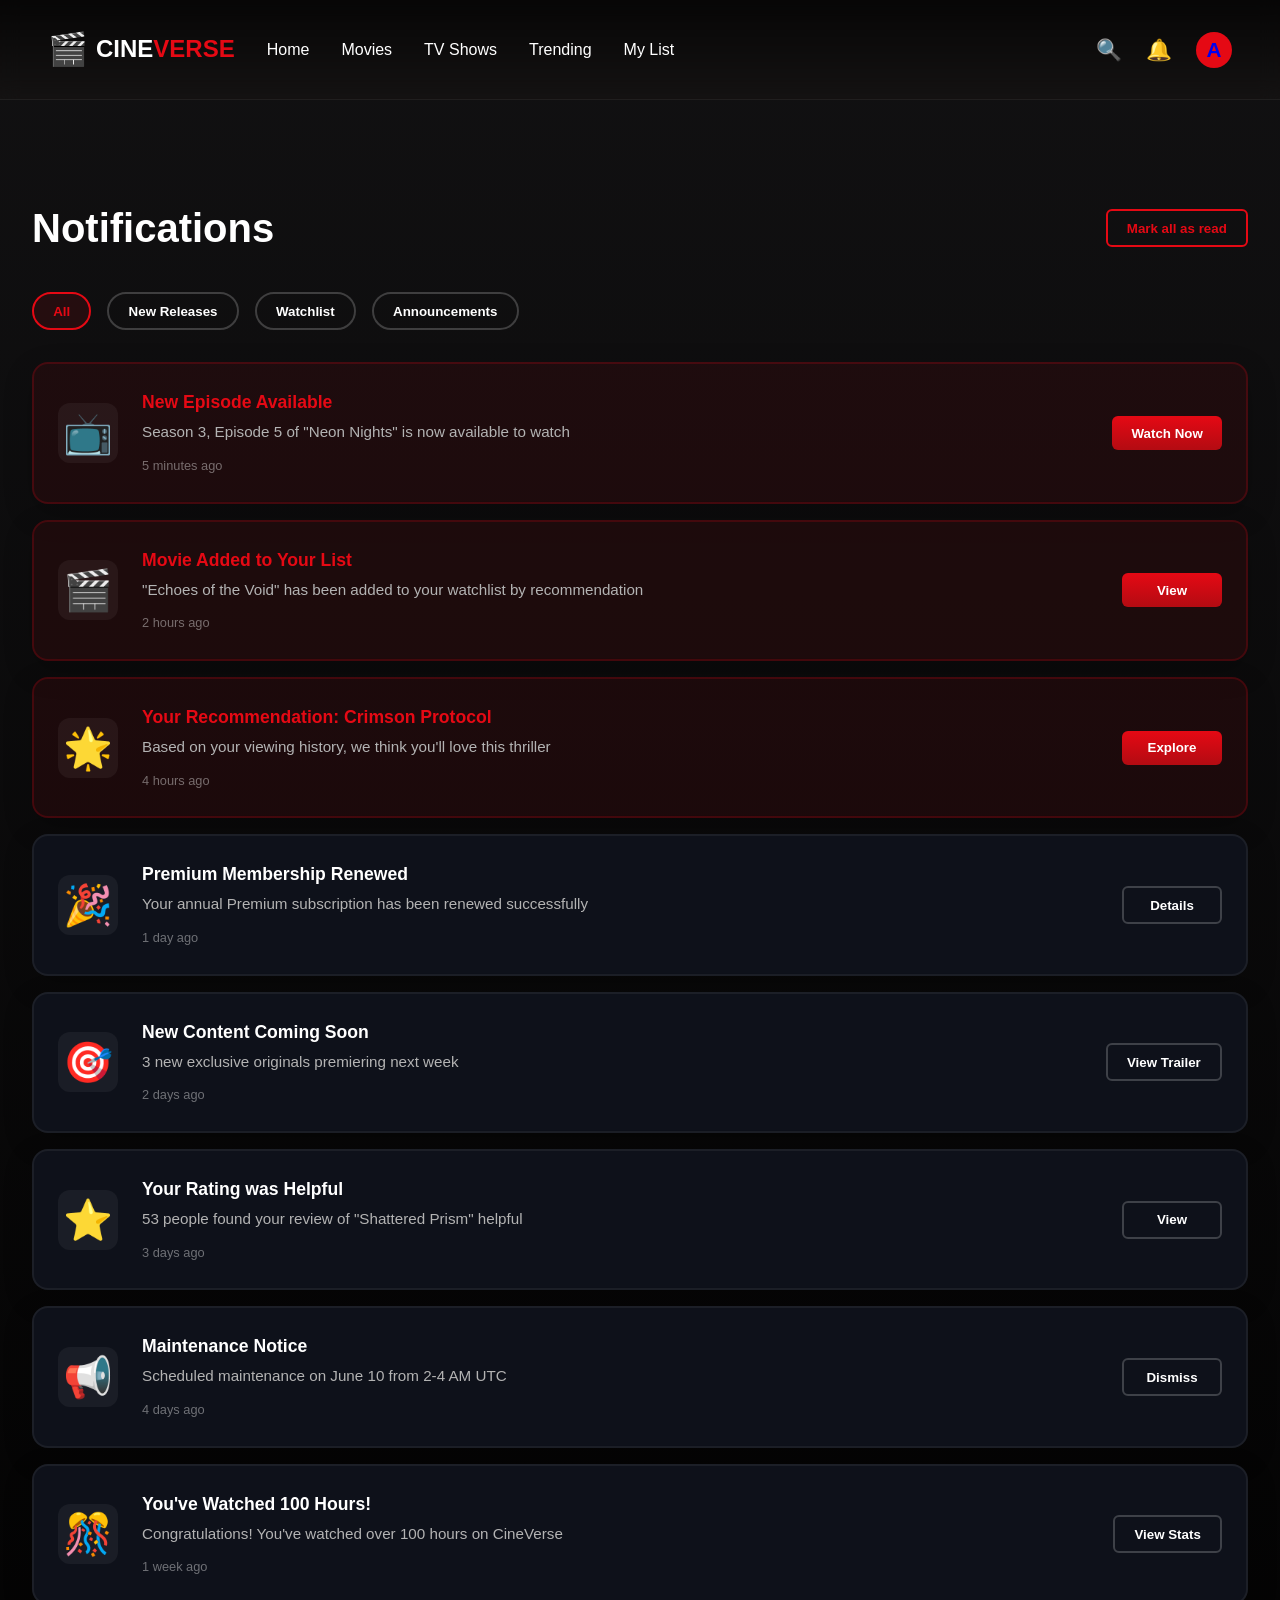
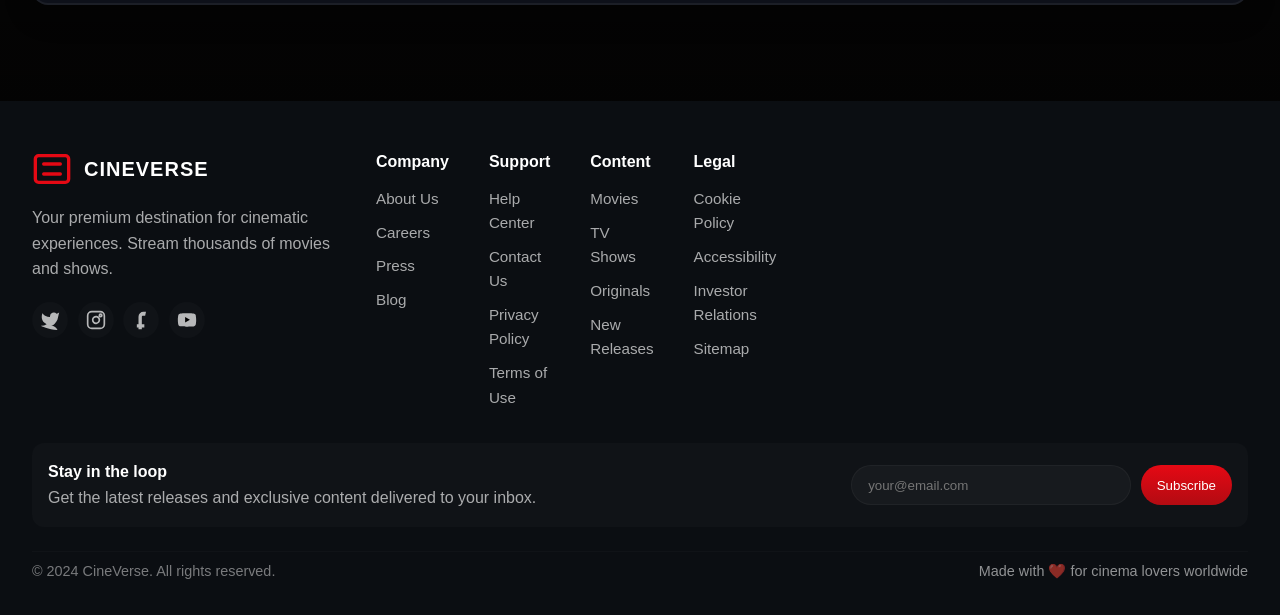
<file: notifications.html>
<!DOCTYPE html>
<html lang="en">
<head>
    <meta charset="UTF-8">
    <meta name="viewport" content="width=device-width, initial-scale=1.0">
    <title>CineVerse - Notifications</title>
    <link rel="stylesheet" href="index.css">
</head>
<body>
    <!-- Navigation Bar -->
    <nav class="navbar">
        <div class="nav-container">
            <!-- Logo -->
            <div class="nav-logo">
                <span class="logo-icon">🎬</span>
                <span class="logo-text">CINE<span class="logo-accent">VERSE</span></span>
            </div>

            <!-- Hamburger Menu -->
            <div class="hamburger" id="hamburger">
                <span></span>
                <span></span>
                <span></span>
            </div>

            <!-- Navigation Links -->
            <ul class="nav-menu" id="navMenu">
                <li><a href="index.html#home" class="nav-link">Home</a></li>
                <li><a href="movie.html" class="nav-link">Movies</a></li>
                <li><a href="tv.html" class="nav-link">TV Shows</a></li>
                <li><a href="trending.html" class="nav-link">Trending</a></li>
                <li><a href="mylist.html" class="nav-link">My List</a></li>
            </ul>

            <!-- Right Side Icons -->
            <div class="nav-icons">
                <a href="search.html" class="icon-link search-icon">🔍</a>
                <a href="notifications.html" class="icon-link">🔔</a>
                <a href="profile.html" class="icon-link profile">
                    <span class="profile-avatar">A</span>
                </a>
            </div>
        </div>
    </nav>

    <!-- Notifications Section -->
    <section class="notifications-section" id="notifications">
        <div class="section-inner">
            <div class="notifications-header">
                <h1>Notifications</h1>
                <button class="mark-all-btn">Mark all as read</button>
            </div>

            <div class="notifications-filters">
                <button class="filter-btn active" data-filter="all">All</button>
                <button class="filter-btn" data-filter="releases">New Releases</button>
                <button class="filter-btn" data-filter="watchlist">Watchlist</button>
                <button class="filter-btn" data-filter="announcements">Announcements</button>
            </div>

            <div class="notifications-list">
                <!-- Notification Item - Unread -->
                <div class="notification-item unread">
                    <div class="notification-avatar">📺</div>
                    <div class="notification-content">
                        <h3 class="notification-title">New Episode Available</h3>
                        <p class="notification-message">Season 3, Episode 5 of "Neon Nights" is now available to watch</p>
                        <span class="notification-time">5 minutes ago</span>
                    </div>
                    <button class="notification-action">Watch Now</button>
                </div>

                <!-- Notification Item - Unread -->
                <div class="notification-item unread">
                    <div class="notification-avatar">🎬</div>
                    <div class="notification-content">
                        <h3 class="notification-title">Movie Added to Your List</h3>
                        <p class="notification-message">"Echoes of the Void" has been added to your watchlist by recommendation</p>
                        <span class="notification-time">2 hours ago</span>
                    </div>
                    <button class="notification-action">View</button>
                </div>

                <!-- Notification Item - Unread -->
                <div class="notification-item unread">
                    <div class="notification-avatar">🌟</div>
                    <div class="notification-content">
                        <h3 class="notification-title">Your Recommendation: Crimson Protocol</h3>
                        <p class="notification-message">Based on your viewing history, we think you'll love this thriller</p>
                        <span class="notification-time">4 hours ago</span>
                    </div>
                    <button class="notification-action">Explore</button>
                </div>

                <!-- Notification Item - Read -->
                <div class="notification-item read">
                    <div class="notification-avatar">🎉</div>
                    <div class="notification-content">
                        <h3 class="notification-title">Premium Membership Renewed</h3>
                        <p class="notification-message">Your annual Premium subscription has been renewed successfully</p>
                        <span class="notification-time">1 day ago</span>
                    </div>
                    <button class="notification-action">Details</button>
                </div>

                <!-- Notification Item - Read -->
                <div class="notification-item read">
                    <div class="notification-avatar">🎯</div>
                    <div class="notification-content">
                        <h3 class="notification-title">New Content Coming Soon</h3>
                        <p class="notification-message">3 new exclusive originals premiering next week</p>
                        <span class="notification-time">2 days ago</span>
                    </div>
                    <button class="notification-action">View Trailer</button>
                </div>

                <!-- Notification Item - Read -->
                <div class="notification-item read">
                    <div class="notification-avatar">⭐</div>
                    <div class="notification-content">
                        <h3 class="notification-title">Your Rating was Helpful</h3>
                        <p class="notification-message">53 people found your review of "Shattered Prism" helpful</p>
                        <span class="notification-time">3 days ago</span>
                    </div>
                    <button class="notification-action">View</button>
                </div>

                <!-- Notification Item - Read -->
                <div class="notification-item read">
                    <div class="notification-avatar">📢</div>
                    <div class="notification-content">
                        <h3 class="notification-title">Maintenance Notice</h3>
                        <p class="notification-message">Scheduled maintenance on June 10 from 2-4 AM UTC</p>
                        <span class="notification-time">4 days ago</span>
                    </div>
                    <button class="notification-action">Dismiss</button>
                </div>

                <!-- Notification Item - Read -->
                <div class="notification-item read">
                    <div class="notification-avatar">🎊</div>
                    <div class="notification-content">
                        <h3 class="notification-title">You've Watched 100 Hours!</h3>
                        <p class="notification-message">Congratulations! You've watched over 100 hours on CineVerse</p>
                        <span class="notification-time">1 week ago</span>
                    </div>
                    <button class="notification-action">View Stats</button>
                </div>
            </div>
        </div>
    </section>

    <footer class="site-footer">
        <div class="footer-inner">
            <div class="footer-top">
                <div class="footer-brand">
                    <div class="footer-brand-header">
                        <svg class="brand-icon" viewBox="0 0 24 24" fill="none" xmlns="http://www.w3.org/2000/svg">
                            <rect x="2" y="4" width="20" height="16" rx="2" stroke="currentColor" stroke-width="2"/>
                            <path d="M7 9h10M7 15h10" stroke="currentColor" stroke-width="2" stroke-linecap="round"/>
                        </svg>
                        <span class="brand-name">CINEVERSE</span>
                    </div>
                    <p>Your premium destination for cinematic experiences. Stream thousands of movies and shows.</p>
                    <div class="social-icons">
                        <a href="#" aria-label="Twitter">
                            <svg viewBox="0 0 24 24" fill="currentColor">
                                <path d="M23 3a10.9 10.9 0 01-3.14 1.53 4.48 4.48 0 00-7.86 3v1A10.66 10.66 0 013 4s-4 9 5 13a11.64 11.64 0 01-7 2s9 5 20 5a9.5 9.5 0 00-9-5.5c4.75 2.25 9-7 9-7"/>
                            </svg>
                        </a>
                        <a href="#" aria-label="Instagram">
                            <svg viewBox="0 0 24 24" fill="none" stroke="currentColor" stroke-width="2">
                                <rect x="2" y="2" width="20" height="20" rx="5" ry="5"/>
                                <path d="M16 11.37A4 4 0 1112.63 8 4 4 0 0116 11.37z"/>
                                <circle cx="17.5" cy="6.5" r="1.5"/>
                            </svg>
                        </a>
                        <a href="#" aria-label="Facebook">
                            <svg viewBox="0 0 24 24" fill="currentColor">
                                <path d="M18 2h-3a6 6 0 00-6 6v9h-2v4h2v2h4v-2h3v-4h-3V8a1 1 0 011-1h3z"/>
                            </svg>
                        </a>
                        <a href="#" aria-label="YouTube">
                            <svg viewBox="0 0 24 24" fill="currentColor">
                                <path d="M22.54 6.42a2.78 2.78 0 00-1.94-2C18.88 4 12 4 12 4s-6.88 0-8.6.46a2.78 2.78 0 00-1.94 2A29 29 0 001 11.75a29 29 0 00.46 5.33A2.78 2.78 0 003.4 19.54c1.72.46 8.6.46 8.6.46s6.88 0 8.6-.46a2.78 2.78 0 001.94-2 29 29 0 00.46-5.25 29 29 0 00-.46-5.33z"/>
                                <polygon points="9.75 15.02 15.5 11.75 9.75 8.48 9.75 15.02" fill="black"/>
                            </svg>
                        </a>
                    </div>
                </div>

                <div class="footer-links">
                    <div>
                        <h4>Company</h4>
                        <ul>
                            <li>About Us</li>
                            <li>Careers</li>
                            <li>Press</li>
                            <li>Blog</li>
                        </ul>
                    </div>

                    <div>
                        <h4>Support</h4>
                        <ul>
                            <li>Help Center</li>
                            <li>Contact Us</li>
                            <li>Privacy Policy</li>
                            <li>Terms of Use</li>
                        </ul>
                    </div>

                    <div>
                        <h4>Content</h4>
                        <ul>
                            <li>Movies</li>
                            <li>TV Shows</li>
                            <li>Originals</li>
                            <li>New Releases</li>
                        </ul>
                    </div>

                    <div>
                        <h4>Legal</h4>
                        <ul>
                            <li>Cookie Policy</li>
                            <li>Accessibility</li>
                            <li>Investor Relations</li>
                            <li>Sitemap</li>
                        </ul>
                    </div>
                </div>
            </div>

            <div class="footer-subscribe">
                <div class="subscribe-left">
                    <h4>Stay in the loop</h4>
                    <p>Get the latest releases and exclusive content delivered to your inbox.</p>
                </div>
                <form class="subscribe-form" action="#">
                    <input type="email" placeholder="your@email.com">
                    <button type="submit">Subscribe</button>
                </form>
            </div>

            <div class="footer-bottom">
                <span>© 2024 CineVerse. All rights reserved.</span>
                <span class="footer-credit">Made with ❤️ for cinema lovers worldwide</span>
            </div>
        </div>
    </footer>

    <script src="index.js"></script>
</body>
</html>
</file>
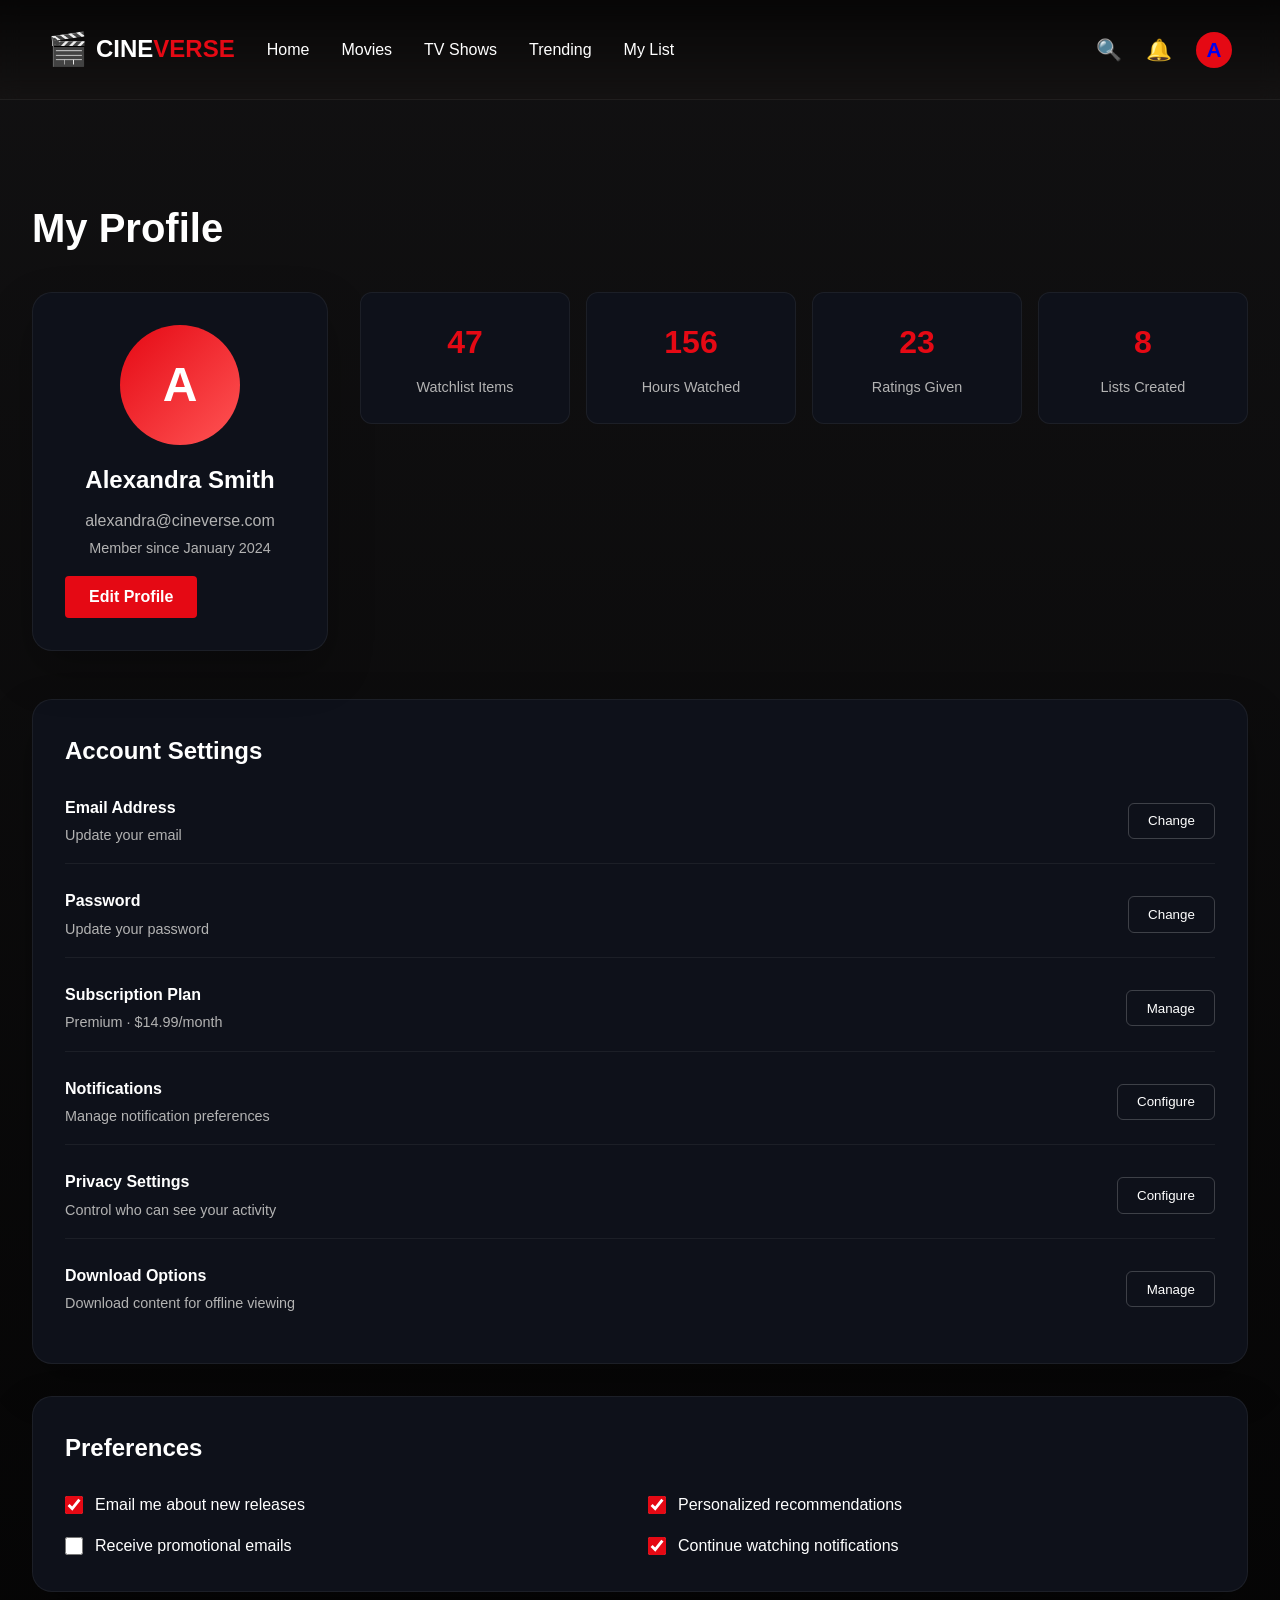
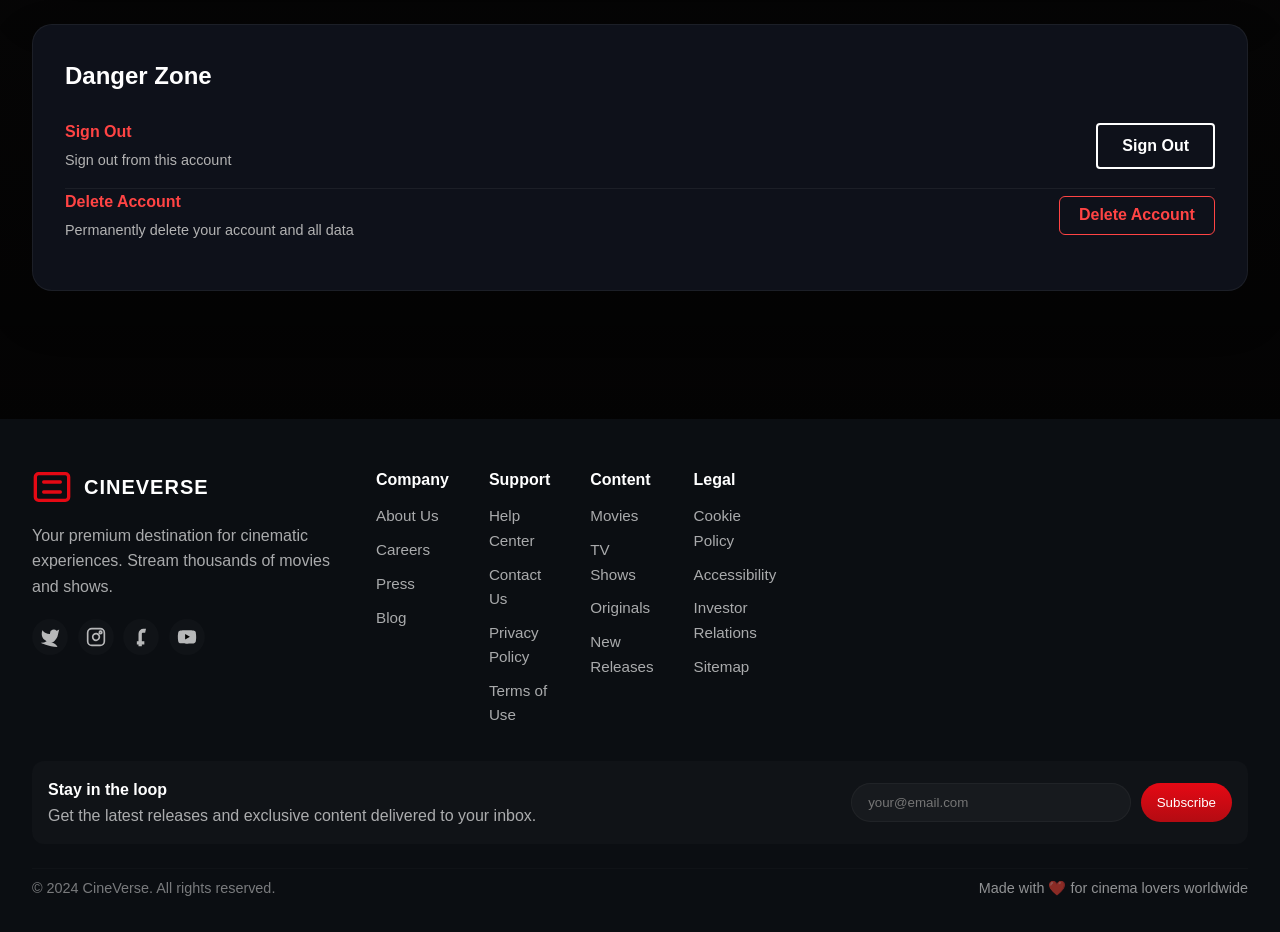
<file: profile.html>
<!DOCTYPE html>
<html lang="en">
<head>
    <meta charset="UTF-8">
    <meta name="viewport" content="width=device-width, initial-scale=1.0">
    <title>CineVerse - My Profile</title>
    <link rel="stylesheet" href="index.css">
</head>
<body>
    <!-- Navigation Bar -->
    <nav class="navbar">
        <div class="nav-container">
            <!-- Logo -->
            <div class="nav-logo">
                <span class="logo-icon">🎬</span>
                <span class="logo-text">CINE<span class="logo-accent">VERSE</span></span>
            </div>

            <!-- Hamburger Menu -->
            <div class="hamburger" id="hamburger">
                <span></span>
                <span></span>
                <span></span>
            </div>

            <!-- Navigation Links -->
            <ul class="nav-menu" id="navMenu">
                <li><a href="index.html#home" class="nav-link">Home</a></li>
                <li><a href="movie.html" class="nav-link">Movies</a></li>
                <li><a href="tv.html" class="nav-link">TV Shows</a></li>
                <li><a href="trending.html" class="nav-link">Trending</a></li>
                <li><a href="mylist.html" class="nav-link">My List</a></li>
            </ul>

            <!-- Right Side Icons -->
            <div class="nav-icons">
                <a href="search.html" class="icon-link search-icon">🔍</a>
                <a href="notifications.html" class="icon-link">🔔</a>
                <a href="profile.html" class="icon-link profile">
                    <span class="profile-avatar">A</span>
                </a>
            </div>
        </div>
    </nav>

    <!-- Profile Section -->
    <section class="profile-section" id="profile">
        <div class="section-inner">
            <div class="profile-header">
                <h1>My Profile</h1>
            </div>

            <div class="profile-container">
                <!-- Profile Card -->
                <div class="profile-card">
                    <div class="profile-avatar-large">A</div>
                    <h2 class="profile-name">Alexandra Smith</h2>
                    <p class="profile-email">alexandra@cineverse.com</p>
                    <p class="profile-member">Member since January 2024</p>
                    <button class="btn btn-primary" style="margin-top: 1rem;">Edit Profile</button>
                </div>

                <!-- Profile Stats -->
                <div class="profile-stats">
                    <div class="stat-item">
                        <div class="stat-number">47</div>
                        <div class="stat-label">Watchlist Items</div>
                    </div>
                    <div class="stat-item">
                        <div class="stat-number">156</div>
                        <div class="stat-label">Hours Watched</div>
                    </div>
                    <div class="stat-item">
                        <div class="stat-number">23</div>
                        <div class="stat-label">Ratings Given</div>
                    </div>
                    <div class="stat-item">
                        <div class="stat-number">8</div>
                        <div class="stat-label">Lists Created</div>
                    </div>
                </div>
            </div>

            <!-- Account Settings Section -->
            <div class="settings-section">
                <h2>Account Settings</h2>
                
                <div class="settings-group">
                    <div class="setting-item">
                        <div class="setting-label">
                            <h3>Email Address</h3>
                            <p>Update your email</p>
                        </div>
                        <button class="setting-btn">Change</button>
                    </div>

                    <div class="setting-item">
                        <div class="setting-label">
                            <h3>Password</h3>
                            <p>Update your password</p>
                        </div>
                        <button class="setting-btn">Change</button>
                    </div>

                    <div class="setting-item">
                        <div class="setting-label">
                            <h3>Subscription Plan</h3>
                            <p>Premium · $14.99/month</p>
                        </div>
                        <button class="setting-btn">Manage</button>
                    </div>

                    <div class="setting-item">
                        <div class="setting-label">
                            <h3>Notifications</h3>
                            <p>Manage notification preferences</p>
                        </div>
                        <button class="setting-btn">Configure</button>
                    </div>

                    <div class="setting-item">
                        <div class="setting-label">
                            <h3>Privacy Settings</h3>
                            <p>Control who can see your activity</p>
                        </div>
                        <button class="setting-btn">Configure</button>
                    </div>

                    <div class="setting-item">
                        <div class="setting-label">
                            <h3>Download Options</h3>
                            <p>Download content for offline viewing</p>
                        </div>
                        <button class="setting-btn">Manage</button>
                    </div>
                </div>
            </div>

            <!-- Preferences Section -->
            <div class="preferences-section">
                <h2>Preferences</h2>
                
                <div class="preferences-grid">
                    <div class="preference-item">
                        <label>
                            <input type="checkbox" checked>
                            <span>Email me about new releases</span>
                        </label>
                    </div>
                    <div class="preference-item">
                        <label>
                            <input type="checkbox" checked>
                            <span>Personalized recommendations</span>
                        </label>
                    </div>
                    <div class="preference-item">
                        <label>
                            <input type="checkbox">
                            <span>Receive promotional emails</span>
                        </label>
                    </div>
                    <div class="preference-item">
                        <label>
                            <input type="checkbox" checked>
                            <span>Continue watching notifications</span>
                        </label>
                    </div>
                </div>
            </div>

            <!-- Danger Zone -->
            <div class="danger-section">
                <h2>Danger Zone</h2>
                
                <div class="danger-item">
                    <div class="danger-label">
                        <h3>Sign Out</h3>
                        <p>Sign out from this account</p>
                    </div>
                    <button class="btn btn-secondary">Sign Out</button>
                </div>

                <div class="danger-item">
                    <div class="danger-label">
                        <h3>Delete Account</h3>
                        <p>Permanently delete your account and all data</p>
                    </div>
                    <button class="btn btn-danger">Delete Account</button>
                </div>
            </div>
        </div>
    </section>

    <footer class="site-footer">
        <div class="footer-inner">
            <div class="footer-top">
                <div class="footer-brand">
                    <div class="footer-brand-header">
                        <svg class="brand-icon" viewBox="0 0 24 24" fill="none" xmlns="http://www.w3.org/2000/svg">
                            <rect x="2" y="4" width="20" height="16" rx="2" stroke="currentColor" stroke-width="2"/>
                            <path d="M7 9h10M7 15h10" stroke="currentColor" stroke-width="2" stroke-linecap="round"/>
                        </svg>
                        <span class="brand-name">CINEVERSE</span>
                    </div>
                    <p>Your premium destination for cinematic experiences. Stream thousands of movies and shows.</p>
                    <div class="social-icons">
                        <a href="#" aria-label="Twitter">
                            <svg viewBox="0 0 24 24" fill="currentColor">
                                <path d="M23 3a10.9 10.9 0 01-3.14 1.53 4.48 4.48 0 00-7.86 3v1A10.66 10.66 0 013 4s-4 9 5 13a11.64 11.64 0 01-7 2s9 5 20 5a9.5 9.5 0 00-9-5.5c4.75 2.25 9-7 9-7"/>
                            </svg>
                        </a>
                        <a href="#" aria-label="Instagram">
                            <svg viewBox="0 0 24 24" fill="none" stroke="currentColor" stroke-width="2">
                                <rect x="2" y="2" width="20" height="20" rx="5" ry="5"/>
                                <path d="M16 11.37A4 4 0 1112.63 8 4 4 0 0116 11.37z"/>
                                <circle cx="17.5" cy="6.5" r="1.5"/>
                            </svg>
                        </a>
                        <a href="#" aria-label="Facebook">
                            <svg viewBox="0 0 24 24" fill="currentColor">
                                <path d="M18 2h-3a6 6 0 00-6 6v9h-2v4h2v2h4v-2h3v-4h-3V8a1 1 0 011-1h3z"/>
                            </svg>
                        </a>
                        <a href="#" aria-label="YouTube">
                            <svg viewBox="0 0 24 24" fill="currentColor">
                                <path d="M22.54 6.42a2.78 2.78 0 00-1.94-2C18.88 4 12 4 12 4s-6.88 0-8.6.46a2.78 2.78 0 00-1.94 2A29 29 0 001 11.75a29 29 0 00.46 5.33A2.78 2.78 0 003.4 19.54c1.72.46 8.6.46 8.6.46s6.88 0 8.6-.46a2.78 2.78 0 001.94-2 29 29 0 00.46-5.25 29 29 0 00-.46-5.33z"/>
                                <polygon points="9.75 15.02 15.5 11.75 9.75 8.48 9.75 15.02" fill="black"/>
                            </svg>
                        </a>
                    </div>
                </div>

                <div class="footer-links">
                    <div>
                        <h4>Company</h4>
                        <ul>
                            <li>About Us</li>
                            <li>Careers</li>
                            <li>Press</li>
                            <li>Blog</li>
                        </ul>
                    </div>

                    <div>
                        <h4>Support</h4>
                        <ul>
                            <li>Help Center</li>
                            <li>Contact Us</li>
                            <li>Privacy Policy</li>
                            <li>Terms of Use</li>
                        </ul>
                    </div>

                    <div>
                        <h4>Content</h4>
                        <ul>
                            <li>Movies</li>
                            <li>TV Shows</li>
                            <li>Originals</li>
                            <li>New Releases</li>
                        </ul>
                    </div>

                    <div>
                        <h4>Legal</h4>
                        <ul>
                            <li>Cookie Policy</li>
                            <li>Accessibility</li>
                            <li>Investor Relations</li>
                            <li>Sitemap</li>
                        </ul>
                    </div>
                </div>
            </div>

            <div class="footer-subscribe">
                <div class="subscribe-left">
                    <h4>Stay in the loop</h4>
                    <p>Get the latest releases and exclusive content delivered to your inbox.</p>
                </div>
                <form class="subscribe-form" action="#">
                    <input type="email" placeholder="your@email.com">
                    <button type="submit">Subscribe</button>
                </form>
            </div>

            <div class="footer-bottom">
                <span>© 2024 CineVerse. All rights reserved.</span>
                <span class="footer-credit">Made with ❤️ for cinema lovers worldwide</span>
            </div>
        </div>
    </footer>

    <script src="index.js"></script>
</body>
</html>
</file>
<file: index.css>
/* Root Variables */
:root {
    --primary-color: #e50914;
    --secondary-color: #221f1f;
    --accent-color: #ffc107;
    --text-light: #ffffff;
    --text-muted: #b3b3b3;
    --border-color: #404040;
    --transition: all 0.3s ease;
}

/* Global Styles */
* {
    margin: 0;
    padding: 0;
    box-sizing: border-box;
}

html {
    scroll-behavior: smooth;
}

body {
    font-family: 'Segoe UI', Tahoma, Geneva, Verdana, sans-serif;
    background-color: var(--secondary-color);
    color: var(--text-light);
    line-height: 1.6;
}

/* ============================================
   NAVIGATION BAR
   ============================================ */

.navbar {
    background: linear-gradient(180deg, rgba(0, 0, 0, 0.8) 0%, rgba(0, 0, 0, 0.4) 100%);
    position: sticky;
    top: 0;
    z-index: 1000;
    border-bottom: 1px solid rgba(255, 255, 255, 0.1);
    backdrop-filter: blur(10px);
}

.nav-container {
    max-width: 1400px;
    margin: 0 auto;
    padding: 1rem 2rem;
    display: flex;
    justify-content: space-between;
    align-items: center;
    gap: 2rem;
}

/* Logo */
.nav-logo {
    display: flex;
    align-items: center;
    gap: 0.5rem;
    font-size: 1.5rem;
    font-weight: 700;
    text-decoration: none;
    color: var(--text-light);
    white-space: nowrap;
    cursor: pointer;
    transition: var(--transition);
}

.nav-logo:hover {
    transform: scale(1.05);
}

.logo-icon {
    font-size: 2rem;
}

.logo-accent {
    color: var(--primary-color);
}

/* Navigation Menu */
.nav-menu {
    display: flex;
    list-style: none;
    gap: 2rem;
    flex: 1;
}

.nav-link {
    color: var(--text-light);
    text-decoration: none;
    font-weight: 500;
    position: relative;
    transition: var(--transition);
    padding: 0.5rem 0;
}

.nav-link::after {
    content: '';
    position: absolute;
    bottom: 0;
    left: 0;
    width: 0;
    height: 2px;
    background-color: var(--primary-color);
    transition: width 0.3s ease;
}

.nav-link:hover,
.nav-link.active {
    color: var(--primary-color);
}

.nav-link.active::after,
.nav-link:hover::after {
    width: 100%;
}

/* Navigation Icons */
.nav-icons {
    display: flex;
    align-items: center;
    gap: 1.5rem;
}

.icon-link {
    font-size: 1.3rem;
    cursor: pointer;
    transition: var(--transition);
    text-decoration: none;
}

.icon-link:hover {
    color: var(--primary-color);
    transform: scale(1.2);
}

.profile {
    display: flex;
    align-items: center;
}

.profile-avatar {
    width: 36px;
    height: 36px;
    border-radius: 50%;
    background-color: var(--primary-color);
    display: flex;
    align-items: center;
    justify-content: center;
    font-weight: 700;
    cursor: pointer;
    transition: var(--transition);
}

.profile-avatar:hover {
    background-color: var(--accent-color);
    color: var(--secondary-color);
}

/* Hamburger Menu */
.hamburger {
    display: none;
    flex-direction: column;
    cursor: pointer;
    gap: 0.35rem;
}

.hamburger span {
    width: 25px;
    height: 3px;
    background-color: var(--text-light);
    border-radius: 3px;
    transition: var(--transition);
}

/* ============================================
   HERO SECTION
   ============================================ */

.hero {
    position: relative;
    height: 100vh;
    min-height: 600px;
    display: flex;
    align-items: center;
    justify-content: flex-start;
    overflow: hidden;
}

.carousel-container {
    position: absolute;
    top: 0;
    left: 0;
    width: 100%;
    height: 100%;
    z-index: 1;
}

.carousel-slide {
    position: absolute;
    top: 0;
    left: 0;
    width: 100%;
    height: 100%;
    opacity: 0;
    transition: opacity 0.8s ease-in-out;
    z-index: 1;
}

.carousel-slide.active {
    opacity: 1;
    z-index: 2;
}

.hero-background {
    position: absolute;
    top: 0;
    left: 0;
    width: 100%;
    height: 100%;
    z-index: 1;
}

.hero-image {
    width: 100%;
    height: 100%;
    object-fit: cover;
    animation: zoomIn 8s ease-out;
}

@keyframes zoomIn {
    from {
        transform: scale(1.05);
    }
    to {
        transform: scale(1);
    }
}

.hero-overlay {
    position: absolute;
    top: 0;
    left: 0;
    width: 100%;
    height: 100%;
    background: linear-gradient(
        90deg,
        rgba(0, 0, 0, 0.8) 0%,
        rgba(0, 0, 0, 0.5) 40%,
        rgba(0, 0, 0, 0.2) 100%
    );
    z-index: 2;
}

.hero-content {
    position: absolute;
    top: 50%;
    left: 0;
    transform: translateY(-50%);
    z-index: 3;
    max-width: 550px;
    padding: 2rem;
    animation: slideInLeft 0.8s ease-out;
}

@keyframes slideInLeft {
    from {
        opacity: 0;
        transform: translateX(-50px);
    }
    to {
        opacity: 1;
        transform: translateX(0);
    }
}

.featured-badge {
    display: inline-block;
    background-color: var(--primary-color);
    color: var(--text-light);
    padding: 0.4rem 0.8rem;
    border-radius: 4px;
    font-size: 0.75rem;
    font-weight: 700;
    margin-bottom: 0.5rem;
    letter-spacing: 1px;
}

.featured-ranking {
    color: var(--text-muted);
    font-size: 0.875rem;
    margin-bottom: 1rem;
}

.hero-title {
    font-size: 3.5rem;
    font-weight: 700;
    margin-bottom: 1.5rem;
    line-height: 1.1;
    text-shadow: 2px 2px 8px rgba(0, 0, 0, 0.8);
}

.movie-info {
    display: flex;
    align-items: center;
    gap: 1.5rem;
    margin-bottom: 1.5rem;
    font-size: 0.95rem;
    color: var(--text-muted);
    flex-wrap: wrap;
}

.movie-info span {
    display: flex;
    align-items: center;
    gap: 0.3rem;
}

.rating {
    color: var(--accent-color);
    font-weight: 600;
}

.genre,
.duration,
.year {
    padding: 0.3rem 0.6rem;
    border: 1px solid var(--border-color);
    border-radius: 3px;
}

.hero-description {
    font-size: 1rem;
    color: var(--text-muted);
    margin-bottom: 2rem;
    line-height: 1.6;
    max-width: 500px;
}

/* Buttons */
.hero-buttons {
    display: flex;
    gap: 1rem;
    align-items: center;
    flex-wrap: wrap;
}

.btn {
    padding: 0.75rem 1.5rem;
    border: none;
    border-radius: 4px;
    font-size: 1rem;
    font-weight: 600;
    cursor: pointer;
    transition: var(--transition);
    display: flex;
    align-items: center;
    gap: 0.5rem;
    white-space: nowrap;
}

.btn-primary {
    background-color: var(--primary-color);
    color: var(--text-light);
}

.btn-primary:hover {
    background-color: #f20914;
    transform: scale(1.05);
    box-shadow: 0 4px 15px rgba(229, 9, 20, 0.4);
}

.btn-secondary {
    background-color: transparent;
    border: 2px solid var(--text-light);
    color: var(--text-light);
}

.btn-secondary:hover {
    background-color: rgba(255, 255, 255, 0.1);
    border-color: var(--primary-color);
    color: var(--primary-color);
    transform: scale(1.05);
}

.btn-icon {
    width: 50px;
    height: 50px;
    padding: 0;
    background-color: rgba(255, 255, 255, 0.2);
    border: 2px solid var(--text-light);
    border-radius: 50%;
    display: flex;
    align-items: center;
    justify-content: center;
    font-size: 1.2rem;
}

.btn-icon:hover {
    background-color: rgba(229, 9, 20, 0.3);
    border-color: var(--primary-color);
    transform: scale(1.1);
}

.play-icon,
.plus-icon {
    font-size: 1.2rem;
}

/* Carousel Indicators */
.carousel-indicators {
    position: absolute;
    bottom: 2rem;
    left: 50%;
    transform: translateX(-50%);
    display: flex;
    gap: 0.5rem;
    z-index: 3;
}

.indicator {
    width: 10px;
    height: 10px;
    border-radius: 50%;
    background-color: rgba(255, 255, 255, 0.5);
    cursor: pointer;
    transition: var(--transition);
}

.indicator.active {
    background-color: var(--primary-color);
    width: 30px;
    border-radius: 5px;
}

.indicator:hover {
    background-color: var(--text-light);
}

/* Carousel Navigation Arrows */
.carousel-arrow {
    position: absolute;
    top: 50%;
    transform: translateY(-50%);
    z-index: 3;
    background-color: rgba(229, 9, 20, 0.6);
    border: none;
    color: var(--text-light);
    font-size: 1.5rem;
    padding: 1rem;
    cursor: pointer;
    border-radius: 4px;
    transition: var(--transition);
    display: flex;
    align-items: center;
    justify-content: center;
    width: 50px;
    height: 50px;
}

.carousel-arrow:hover {
    background-color: var(--primary-color);
    transform: translateY(-50%) scale(1.1);
}

.carousel-prev {
    left: 1.5rem;
}

.carousel-next {
    right: 1.5rem;
}

/* ============================================
   RESPONSIVE DESIGN
   ============================================ */

/* Tablets - 768px and below */
@media (max-width: 768px) {
    .nav-container {
        padding: 1rem;
        gap: 1rem;
    }

    .nav-menu {
        position: absolute;
        top: 70px;
        left: -100%;
        flex-direction: column;
        background-color: rgba(0, 0, 0, 0.95);
        width: 100%;
        text-align: center;
        transition: left 0.3s;
        gap: 0;
        list-style: none;
    }

    .nav-menu.active {
        left: 0;
    }

    .nav-link {
        display: block;
        padding: 1rem;
        border-bottom: 1px solid var(--border-color);
    }

    .hamburger {
        display: flex;
    }

    .hamburger.active span:nth-child(1) {
        transform: rotate(-45deg) translate(-8px, 8px);
    }

    .hamburger.active span:nth-child(2) {
        opacity: 0;
    }

    .hamburger.active span:nth-child(3) {
        transform: rotate(45deg) translate(-8px, -8px);
    }

    .hero {
        height: 80vh;
        min-height: 500px;
        align-items: center;
        justify-content: center;
    }

    .hero-content {
        max-width: 100%;
        padding: 1.5rem;
        position: relative;
        left: 0;
        top: 0;
        transform: none;
    }

    .hero-title {
        font-size: 2.5rem;
    }

    .hero-description {
        font-size: 0.95rem;
        max-width: 100%;
    }

    .hero-buttons {
        justify-content: flex-start;
    }

    .btn {
        padding: 0.6rem 1.2rem;
        font-size: 0.9rem;
    }

    .movie-info {
        gap: 1rem;
        font-size: 0.85rem;
    }

    .carousel-prev,
    .carousel-next {
        display: none;
    }

    .carousel-indicators {
        bottom: 1.5rem;
    }
}

/* Small Phones - 480px and below */
@media (max-width: 480px) {
    .nav-container {
        padding: 0.75rem;
    }

    .logo-text {
        font-size: 1.2rem;
    }

    .logo-icon {
        font-size: 1.5rem;
    }

    .nav-icons {
        gap: 1rem;
    }

    .icon-link {
        font-size: 1.1rem;
    }

    .hero {
        height: 70vh;
        min-height: 400px;
    }

    .hero-content {
        padding: 1rem;
    }

    .hero-title {
        font-size: 2rem;
        margin-bottom: 1rem;
    }

    .featured-ranking {
        font-size: 0.75rem;
    }

    .movie-info {
        flex-direction: column;
        align-items: flex-start;
        gap: 0.8rem;
        font-size: 0.75rem;
    }

    .hero-description {
        font-size: 0.85rem;
        margin-bottom: 1.5rem;
    }

    .hero-buttons {
        gap: 0.5rem;
    }

    .btn {
        padding: 0.5rem 1rem;
        font-size: 0.8rem;
    }

    .btn-icon {
        width: 40px;
        height: 40px;
        font-size: 1rem;
    }

    .carousel-indicators {
        bottom: 1.5rem;
        gap: 0.4rem;
    }

    .indicator {
        width: 8px;
        height: 8px;
    }

    .indicator.active {
        width: 25px;
    }
}

/* Extra Small Phones - 360px and below */
@media (max-width: 360px) {
    .hero-title {
        font-size: 1.5rem;
    }

    .featured-badge {
        font-size: 0.65rem;
        padding: 0.3rem 0.6rem;
    }

    .btn {
        padding: 0.4rem 0.8rem;
        font-size: 0.75rem;
    }

    .hero-buttons {
        flex-direction: column;
        width: 100%;
    }

    .btn-primary,
    .btn-secondary {
        width: 100%;
    }
}

/* Large Screens - 1200px and above */
@media (min-width: 1200px) {
    .nav-container {
        padding: 1.5rem 3rem;
    }

    .hero-content {
        max-width: 600px;
        padding: 3rem;
    }

    .hero-title {
        font-size: 4rem;
    }
}

/* ============================================
   TRENDING & GENRES SECTIONS
   ============================================ */

.section-inner {
    max-width: 1400px;
    margin: 0 auto;
    padding: 3rem 2rem;
}

.section-header {
    display: flex;
    justify-content: space-between;
    align-items: center;
    margin-bottom: 1.5rem;
}

.section-header h2 {
    color: var(--text-light);
    font-size: 1.5rem;
}

.section-controls {
    display: flex;
    gap: 0.5rem;
}

.small-arrow {
    background: transparent;
    border: 1px solid rgba(255,255,255,0.06);
    color: var(--text-light);
    padding: 0.5rem 0.7rem;
    border-radius: 6px;
    cursor: pointer;
    transition: var(--transition);
}

.small-arrow:hover { background-color: rgba(255,255,255,0.03); }

.cards-row {
    display: flex;
    gap: 1rem;
    overflow-x: auto;
    padding-bottom: 0.5rem;
}

.cards-row::-webkit-scrollbar { height: 10px; }
.cards-row::-webkit-scrollbar-thumb { background: rgba(255,255,255,0.06); border-radius: 8px; }

.card {
    min-width: 180px;
    width: 180px;
    background: #111;
    border-radius: 12px;
    overflow: hidden;
    box-shadow: 0 6px 18px rgba(0,0,0,0.6);
    transition: transform 0.25s ease;
    position: relative;
}

.card img {
    width: 100%;
    height: 260px;
    object-fit: cover;
    display: block;
    transition: transform 0.45s cubic-bezier(.2,.9,.2,1);
    will-change: transform;
}

.card-hover {
    position: absolute;
    inset: 0;
    display: flex;
    align-items: center;
    justify-content: center;
    pointer-events: none;
    opacity: 0;
    transition: opacity 0.25s ease;
}

.card:hover .card-hover {
    opacity: 1;
    pointer-events: auto;
}

.card:hover img { transform: scale(1.06); }

.play-btn {
    background: linear-gradient(180deg,#e50914,#b30b12);
    border: none;
    color: white;
    width: 56px;
    height: 56px;
    border-radius: 50%;
    font-size: 1.1rem;
    display: inline-flex;
    align-items: center;
    justify-content: center;
    box-shadow: 0 8px 30px rgba(229,9,20,0.35);
    cursor: pointer;
    transition: transform 0.18s ease, box-shadow 0.18s ease;
}

.play-btn:hover { transform: scale(1.06); box-shadow: 0 12px 36px rgba(229,9,20,0.45); }

.card-date {
    position: absolute;
    top: 0.75rem;
    right: 0.75rem;
    background-color: rgba(0, 0, 0, 0.7);
    color: var(--text-light);
    padding: 0.35rem 0.65rem;
    border-radius: 4px;
    font-size: 0.8rem;
    font-weight: 600;
    z-index: 5;
    backdrop-filter: blur(4px);
}

.card-info {
    padding: 0.75rem;
    color: var(--text-light);
}

.card-info h3 { font-size: 1rem; margin-bottom: 0.25rem; }
.card-info .meta { font-size: 0.85rem; color: var(--text-muted); }

.card:hover { transform: translateY(-6px); }

.genre-grid {
    display: grid;
    grid-template-columns: repeat(3, 1fr);
    gap: 1rem;
    margin-top: 1rem;
}

.genre-card {
    position: relative;
    background-size: cover;
    background-position: center;
    border-radius: 12px;
    height: 120px;
    overflow: hidden;
    transition: all 0.4s cubic-bezier(0.2, 0.9, 0.2, 1);
    cursor: pointer;
}

.genre-overlay {
    position: absolute;
    inset: 0;
    display: flex;
    align-items: center;
    justify-content: center;
    gap: 0.5rem;
    flex-direction: column;
    background: linear-gradient(135deg, rgba(0,0,0,0.4), rgba(0,0,0,0.7));
    color: var(--text-light);
    font-weight: 700;
    font-size: 1.05rem;
    transition: all 0.4s ease;
}

.genre-icon {
    font-size: 2rem;
    opacity: 0.2;
    transition: transform 0.4s ease, filter 0.4s ease, opacity 0.4s ease;
}

/* Genre-specific background gradients */
.genre-action .genre-overlay { background: linear-gradient(135deg, rgba(255, 61, 61, 0.3), rgba(0, 0, 0, 0.7)); }
.genre-scifi .genre-overlay { background: linear-gradient(135deg, rgba(0, 212, 255, 0.3), rgba(0, 0, 0, 0.7)); }
.genre-horror .genre-overlay { background: linear-gradient(135deg, rgba(157, 78, 221, 0.3), rgba(0, 0, 0, 0.7)); }
.genre-romance .genre-overlay { background: linear-gradient(135deg, rgba(255, 0, 110, 0.3), rgba(0, 0, 0, 0.7)); }
.genre-comedy .genre-overlay { background: linear-gradient(135deg, rgba(255, 214, 10, 0.3), rgba(0, 0, 0, 0.7)); }
.genre-thriller .genre-overlay { background: linear-gradient(135deg, rgba(255, 107, 53, 0.3), rgba(0, 0, 0, 0.7)); }

/* Action - Red/Crimson */
.genre-action {
    --genre-color: #ff3d3d;
}
.genre-action .genre-icon {
    -webkit-text-stroke: 1.5px #ff3d3d;
    text-stroke: 1.5px #ff3d3d;
}
.genre-action:hover {
    box-shadow: 0 0 30px rgba(255, 61, 61, 0.5), inset 0 0 30px rgba(255, 61, 61, 0.15);
    filter: brightness(1.2);
}
.genre-action:hover .genre-overlay { background: linear-gradient(135deg, rgba(255, 61, 61, 0.5), rgba(0, 0, 0, 0.6)); }
.genre-action:hover .genre-icon { transform: scale(1.25) rotate(10deg); filter: drop-shadow(0 0 12px #ff3d3d); opacity: 0.8; }

/* Sci-Fi - Electric Blue */
.genre-scifi {
    --genre-color: #00d4ff;
}
.genre-scifi .genre-icon {
    -webkit-text-stroke: 1.5px #00d4ff;
    text-stroke: 1.5px #00d4ff;
}
.genre-scifi:hover {
    box-shadow: 0 0 30px rgba(0, 212, 255, 0.5), inset 0 0 30px rgba(0, 212, 255, 0.15);
    filter: brightness(1.2);
}
.genre-scifi:hover .genre-overlay { background: linear-gradient(135deg, rgba(0, 212, 255, 0.5), rgba(0, 0, 0, 0.6)); }
.genre-scifi:hover .genre-icon { transform: scale(1.25) rotate(-10deg); filter: drop-shadow(0 0 12px #00d4ff); opacity: 0.8; }

/* Horror - Purple */
.genre-horror {
    --genre-color: #9d4edd;
}
.genre-horror .genre-icon {
    -webkit-text-stroke: 1.5px #9d4edd;
    text-stroke: 1.5px #9d4edd;
}
.genre-horror:hover {
    box-shadow: 0 0 30px rgba(157, 78, 221, 0.5), inset 0 0 30px rgba(157, 78, 221, 0.15);
    filter: brightness(1.2);
}
.genre-horror:hover .genre-overlay { background: linear-gradient(135deg, rgba(157, 78, 221, 0.5), rgba(0, 0, 0, 0.6)); }
.genre-horror:hover .genre-icon { transform: scale(1.25) rotate(15deg); filter: drop-shadow(0 0 12px #9d4edd); opacity: 0.8; }

/* Romance - Hot Pink/Magenta */
.genre-romance {
    --genre-color: #ff006e;
}
.genre-romance .genre-icon {
    -webkit-text-stroke: 1.5px #ff006e;
    text-stroke: 1.5px #ff006e;
}
.genre-romance:hover {
    box-shadow: 0 0 30px rgba(255, 0, 110, 0.5), inset 0 0 30px rgba(255, 0, 110, 0.15);
    filter: brightness(1.2);
}
.genre-romance:hover .genre-overlay { background: linear-gradient(135deg, rgba(255, 0, 110, 0.5), rgba(0, 0, 0, 0.6)); }
.genre-romance:hover .genre-icon { transform: scale(1.25) rotate(-12deg); filter: drop-shadow(0 0 12px #ff006e); opacity: 0.8; }

/* Comedy - Golden Yellow */
.genre-comedy {
    --genre-color: #ffd60a;
}
.genre-comedy .genre-icon {
    -webkit-text-stroke: 1.5px #ffd60a;
    text-stroke: 1.5px #ffd60a;
}
.genre-comedy:hover {
    box-shadow: 0 0 30px rgba(255, 214, 10, 0.5), inset 0 0 30px rgba(255, 214, 10, 0.15);
    filter: brightness(1.2);
}
.genre-comedy:hover .genre-overlay { background: linear-gradient(135deg, rgba(255, 214, 10, 0.5), rgba(0, 0, 0, 0.6)); }
.genre-comedy:hover .genre-icon { transform: scale(1.25) rotate(20deg); filter: drop-shadow(0 0 12px #ffd60a); opacity: 0.8; }

/* Thriller - Deep Orange */
.genre-thriller {
    --genre-color: #ff6b35;
}
.genre-thriller .genre-icon {
    -webkit-text-stroke: 1.5px #ff6b35;
    text-stroke: 1.5px #ff6b35;
}
.genre-thriller:hover {
    box-shadow: 0 0 30px rgba(255, 107, 53, 0.5), inset 0 0 30px rgba(255, 107, 53, 0.15);
    filter: brightness(1.2);
}
.genre-thriller:hover .genre-overlay { background: linear-gradient(135deg, rgba(255, 107, 53, 0.5), rgba(0, 0, 0, 0.6)); }
.genre-thriller:hover .genre-icon { transform: scale(1.25) rotate(-15deg); filter: drop-shadow(0 0 12px #ff6b35); opacity: 0.8; }

.continue-watching {
    padding: 3rem 0;
}

.continue-watching .section-header h2 {
    font-size: 1.9rem;
}

.continue-grid {
    display: grid;
    grid-template-columns: repeat(4, minmax(0, 1fr));
    gap: 1rem;
}

.continue-card {
    background: rgba(15, 18, 28, 0.98);
    border: 1px solid rgba(255, 255, 255, 0.06);
    border-radius: 20px;
    overflow: hidden;
    box-shadow: 0 24px 50px rgba(0, 0, 0, 0.35);
    transition: transform 0.25s ease, border-color 0.25s ease;
}

.continue-card:hover {
    transform: translateY(-6px);
    border-color: rgba(229, 9, 20, 0.35);
}

.continue-thumb {
    position: relative;
    overflow: hidden;
}

.continue-thumb img {
    width: 100%;
    height: 230px;
    object-fit: cover;
    display: block;
    transition: transform 0.35s ease;
}

.continue-card:hover .continue-thumb img {
    transform: scale(1.05);
}

.continue-hover {
    position: absolute;
    inset: 0;
    display: grid;
    place-items: center;
    opacity: 0;
    pointer-events: none;
    transition: opacity 0.25s ease;
}

.continue-play-btn {
    width: 60px;
    height: 60px;
    border-radius: 50%;
    border: none;
    background: radial-gradient(circle at top left, #ff5454, #d40000);
    color: white;
    font-size: 1.5rem;
    cursor: pointer;
    box-shadow: 0 16px 30px rgba(212, 0, 0, 0.28);
    transform: scale(0.9);
    transition: transform 0.35s ease, opacity 0.35s ease;
}

.continue-card:hover .continue-hover {
    opacity: 1;
    pointer-events: auto;
}

.continue-card:hover .continue-play-btn {
    transform: scale(1.15);
}

.continue-badge {
    position: absolute;
    top: 1rem;
    left: 1rem;
    background: rgba(0, 0, 0, 0.6);
    color: var(--text-light);
    padding: 0.35rem 0.85rem;
    border-radius: 999px;
    font-size: 0.75rem;
    letter-spacing: 0.08em;
    text-transform: uppercase;
}

.continue-body {
    padding: 1rem;
    display: flex;
    flex-direction: column;
    gap: 0.8rem;
}

.continue-body h3 {
    margin: 0;
    font-size: 1rem;
    line-height: 1.3;
    color: var(--text-light);
}

.continue-footer {
    display: flex;
    justify-content: space-between;
    align-items: center;
    color: var(--text-muted);
    font-size: 0.85rem;
}

.progress-track {
    width: 100%;
    height: 6px;
    background: rgba(255, 255, 255, 0.08);
    border-radius: 999px;
    overflow: hidden;
}

.progress-fill {
    display: block;
    height: 100%;
    border-radius: 999px;
    background: linear-gradient(90deg, #ff4b4b, #ffac33);
    transition: width 0.35s ease;
}

.recommended {
    padding: 3rem 0;
}

.recommended .section-header h2 {
    font-size: 1.9rem;
}

.featured-grid {
    display: grid;
    grid-template-columns: repeat(3, minmax(0, 1fr));
    gap: 1rem;
    margin-top: 1.5rem;
}

.featured-card {
    min-width: 0;
    background: rgba(15, 18, 28, 0.96);
    border: 1px solid rgba(255, 255, 255, 0.06);
    border-radius: 20px;
    overflow: hidden;
    box-shadow: 0 20px 45px rgba(0, 0, 0, 0.25);
    transition: transform 0.25s ease, border-color 0.25s ease;
}

.featured-card:hover {
    transform: translateY(-6px);
    border-color: rgba(229, 9, 20, 0.35);
}

.featured-row {
    display: flex;
    align-items: center;
    gap: 1rem;
    padding: 1rem;
}

.featured-thumb {
    flex: 0 0 140px;
    height: 94px;
    overflow: hidden;
    border-radius: 14px;
}

.featured-thumb img {
    width: 100%;
    height: 100%;
    object-fit: cover;
    display: block;
    transition: transform 0.35s ease;
}

.featured-card:hover .featured-thumb img {
    transform: scale(1.05);
}

.featured-body {
    display: flex;
    flex-direction: column;
    gap: 0.35rem;
    min-width: 0;
}

.featured-body h3 {
    margin: 0;
    color: var(--text-light);
    font-size: 1.05rem;
}

.featured-meta {
    margin: 0;
    color: var(--text-muted);
    font-size: 0.85rem;
}

.featured-tags {
    display: flex;
    flex-wrap: wrap;
    gap: 0.5rem;
    margin-top: 0.5rem;
}

.featured-tag {
    background: rgba(255, 255, 255, 0.06);
    color: var(--text-light);
    padding: 0.35rem 0.75rem;
    border-radius: 999px;
    font-size: 0.75rem;
}

.featured-score {
    margin-left: auto;
    display: flex;
    flex-direction: column;
    align-items: flex-end;
    color: #ffd166;
    font-weight: 700;
}

.featured-score span {
    font-size: 1.3rem;
}

.featured-score small {
    color: var(--text-muted);
    font-size: 0.75rem;
}

@media (max-width: 1024px) {
    .featured-grid {
        grid-template-columns: repeat(2, minmax(0, 1fr));
    }
}

@media (max-width: 768px) {
    .featured-grid {
        grid-template-columns: repeat(1, minmax(0, 1fr));
    }
    .featured-row {
        flex-direction: column;
        align-items: stretch;
    }
    .featured-thumb {
        width: 100%;
        height: 200px;
    }
    .featured-score {
        align-items: flex-start;
    }
}

.featured-badge {
    position: absolute;
    top: 1rem;
    left: 1rem;
    background: rgba(0, 0, 0, 0.6);
    color: var(--text-light);
    padding: 0.35rem 0.85rem;
    border-radius: 999px;
    font-size: 0.75rem;
    letter-spacing: 0.08em;
    text-transform: uppercase;
}

.featured-content {
    padding: 1rem;
    display: flex;
    flex-direction: column;
    gap: 0.75rem;
}

.featured-content h3 {
    margin: 0;
    color: var(--text-light);
    font-size: 1.05rem;
}

.featured-meta {
    color: var(--text-muted);
    font-size: 0.9rem;
}

.featured-footer {
    display: flex;
    align-items: center;
    justify-content: space-between;
    gap: 0.75rem;
    flex-wrap: wrap;
}

.featured-tags {
    display: flex;
    flex-wrap: wrap;
    gap: 0.5rem;
}

.featured-tag {
    background: rgba(255, 255, 255, 0.06);
    color: var(--text-light);
    padding: 0.35rem 0.75rem;
    border-radius: 999px;
    font-size: 0.75rem;
}

.featured-btn {
    background: linear-gradient(180deg, #e50914, #b30b12);
    border: none;
    color: white;
    padding: 0.65rem 1rem;
    border-radius: 999px;
    cursor: pointer;
    font-size: 0.9rem;
    transition: transform 0.2s ease, box-shadow 0.2s ease;
}

.featured-btn:hover {
    transform: translateY(-1px);
    box-shadow: 0 12px 30px rgba(229, 9, 20, 0.2);
}

@media (max-width: 1024px) {
    .continue-grid { grid-template-columns: repeat(2, minmax(0, 1fr)); }
    .featured-grid { grid-template-columns: repeat(2, minmax(0, 1fr)); }
}

@media (max-width: 768px) {
    .section-inner { padding: 2rem 1rem; }
    .genre-grid { grid-template-columns: repeat(2, 1fr); }
    .card { min-width: 160px; width: 160px; }
    .card img { height: 220px; }
    .continue-grid { grid-template-columns: repeat(1, minmax(0, 1fr)); }
    .featured-grid { grid-template-columns: repeat(1, minmax(0, 1fr)); }
}

@media (max-width: 480px) {
    .genre-grid { grid-template-columns: repeat(1, 1fr); }
    .cards-row { gap: 0.6rem; }
    .card { min-width: 140px; width: 140px; }
    .card img { height: 200px; }
}

/* small visual tweak for section spacing */
section.trending { padding-top: 2rem; }
section.genres { padding-bottom: 3rem; }

/* =====================
   Footer styles
   ===================== */
.site-footer {
    background: #0b0e12;
    color: rgba(255,255,255,0.88);
    padding: 3rem 0 2rem;
}

.footer-inner {
    max-width: 1400px;
    margin: 0 auto;
    padding: 0 2rem;
    display: flex;
    flex-direction: column;
    gap: 1.5rem;
}

.footer-top {
    display: grid;
    grid-template-columns: 320px 1fr 1fr 1fr;
    gap: 1.5rem;
    align-items: start;
}

.footer-brand p {
    color: rgba(255,255,255,0.65);
    margin: 1rem 0 1.25rem;
    line-height: 1.6;
    max-width: 300px;
}

.footer-brand-header {
    display: flex;
    align-items: center;
    gap: 0.75rem;
    margin-bottom: 1rem;
}

.brand-icon {
    width: 40px;
    height: 40px;
    color: #e50914;
    stroke: currentColor;
    flex-shrink: 0;
}

.brand-name {
    font-size: 1.25rem;
    font-weight: 700;
    color: var(--text-light);
    letter-spacing: 0.05em;
}

.footer-logo {
    width: 48px;
    height: 48px;
    border-radius: 8px;
    object-fit: cover;
    display: block;
}

.social-icons {
    display: flex;
    gap: 0.6rem;
    margin-top: 0.5rem;
}

.social-icons a {
    width: 36px;
    height: 36px;
    padding: 8px;
    background: rgba(255,255,255,0.02);
    border-radius: 50%;
    display: inline-flex;
    align-items: center;
    justify-content: center;
    transition: background 0.25s ease, color 0.25s ease;
}

.social-icons a:hover {
    background: rgba(255,255,255,0.08);
    color: #e50914;
}

.social-icons svg {
    width: 20px;
    height: 20px;
    color: rgba(255,255,255,0.7);
}

.footer-links {
    display: flex;
    gap: 2.5rem;
    justify-content: space-between;
}

.footer-links > div {
    flex: 1;
}

.footer-links h4 {
    margin: 0 0 0.75rem 0;
    color: var(--text-light);
}

.footer-links ul {
    list-style: none;
    padding: 0;
    margin: 0;
    color: rgba(255,255,255,0.65);
}

.footer-links li {
    margin-bottom: 0.6rem;
    font-size: 0.95rem;
}

.footer-subscribe {
    background: rgba(255,255,255,0.02);
    border-radius: 12px;
    padding: 1rem;
    display: flex;
    justify-content: space-between;
    align-items: center;
    gap: 1rem;
}

.subscribe-left h4 { margin: 0; color: var(--text-light); }
.subscribe-left p { margin: 0; color: rgba(255,255,255,0.65); }

.subscribe-form {
    display: flex;
    gap: 0.6rem;
}

.subscribe-form input[type="email"] {
    background: rgba(255,255,255,0.03);
    border: 1px solid rgba(255,255,255,0.04);
    padding: 0.7rem 1rem;
    border-radius: 999px;
    color: rgba(255,255,255,0.9);
    min-width: 280px;
}

.subscribe-form button {
    background: linear-gradient(180deg,#e50914,#b30b12);
    border: none;
    color: white;
    padding: 0.6rem 1rem;
    border-radius: 999px;
    cursor: pointer;
}

.footer-bottom {
    display: flex;
    justify-content: space-between;
    color: rgba(255,255,255,0.45);
    font-size: 0.9rem;
    padding-top: 0.5rem;
    border-top: 1px solid rgba(255,255,255,0.02);
}

.footer-credit { color: rgba(255,255,255,0.55); }

@media (max-width: 1024px) {
    .footer-top { grid-template-columns: 1fr 1fr; }
    .footer-links { gap: 1.5rem; }
}

@media (max-width: 768px) {
    .footer-top { grid-template-columns: 1fr; }
    .footer-links { flex-direction: column; gap: 1rem; }
    .footer-subscribe { flex-direction: column; align-items: stretch; }
    .subscribe-form { justify-content: flex-end; }
    .subscribe-form input[type="email"] { min-width: 180px; }
    .footer-bottom { flex-direction: column; gap: 0.6rem; align-items: flex-start; }
}

/* =====================
   MOVIES / MOVIE SCREEN
   ===================== */
.movies-section {
    background: linear-gradient(180deg, rgba(5,6,8,0.6), rgba(0,0,0,0.9));
    padding: 3rem 0;
}

.movie-hero {
    display: flex;
    gap: 2rem;
    align-items: center;
    margin-bottom: 2rem;
}

.movie-hero-left {
    flex: 1 1 480px;
}

.movie-hero-right {
    flex: 0 0 420px;
}

.movie-hero-right img {
    width: 100%;
    height: 260px;
    object-fit: cover;
    border-radius: 12px;
    box-shadow: 0 20px 50px rgba(0,0,0,0.6);
}

.movie-hero-title {
    font-size: 2rem;
    margin-bottom: 0.5rem;
}

.movie-hero-meta { color: var(--text-muted); margin-bottom: 1rem; }
.movie-hero-desc { color: var(--text-muted); margin-bottom: 1rem; max-width: 60ch; }

.movie-grid {
    display: flex;
    flex-direction: row;
    flex-wrap: wrap;
    justify-content: center;
    align-items: flex-start;
    gap: 45px; /* horizontal gap between movie cards */
    padding: 1rem 0;
}

/* Ensure cards center inside each grid cell and don't keep fixed 180px width */
.movie-grid .card {
    width: 220px;
    max-width: 220px;
    min-width: 160px;
    box-sizing: border-box;
}

.movie-card img { height: 200px; }

@media (max-width: 1024px) {
    .movie-grid { grid-template-columns: repeat(2, minmax(0, 1fr)); }
    .movie-hero { flex-direction: column-reverse; }
    .movie-hero-right img { height: 220px; }
}

@media (max-width: 768px) {
    .movie-grid { grid-template-columns: repeat(1, minmax(0, 1fr)); }
    .movie-hero-right { width: 100%; }
    .movie-hero-right img { height: 180px; }
    .movie-hero-title { font-size: 1.4rem; }
}

/* Center movie hero on small screens */
@media (max-width: 480px) {
    .movie-hero {
        flex-direction: column;
        align-items: center;
        text-align: center;
        gap: 0.8rem;
    }

    .movie-hero-left,
    .movie-hero-right {
        width: 100%;
    }

    .movie-hero-right img {
        height: auto;
        max-width: 100%;
        margin: 0 auto;
    }

    .movie-hero-desc { max-width: 100%; }

    .hero-buttons { justify-content: center; }
}

/* Make featured image fill the full mobile viewport */
@media (max-width: 480px) {
    .movie-hero-right img {
        width: 100%;
        height: 100vh;
        object-fit: cover;
        border-radius: 0;
        display: block;
    }

    /* ensure left content stacks below full-screen image */
    .movie-hero-left {
        width: 100%;
        padding: 1rem 1rem 2rem;
    }

    /* reduce gap so layout feels compact on small screens */
    .movie-hero { gap: 0.5rem; }
}

/* =====================
   PROFILE PAGE
   ===================== */
.profile-section {
    background: linear-gradient(180deg, rgba(5,6,8,0.6), rgba(0,0,0,0.9));
    padding: 3rem 0;
}

.profile-header {
    margin-bottom: 2rem;
}

.profile-header h1 {
    font-size: 2.5rem;
    font-weight: 700;
}

.profile-container {
    display: grid;
    grid-template-columns: 1fr 3fr;
    gap: 2rem;
    margin-bottom: 3rem;
    align-items: start;
}

.profile-card {
    background: rgba(15, 18, 28, 0.96);
    border: 1px solid rgba(255, 255, 255, 0.06);
    border-radius: 20px;
    padding: 2rem;
    text-align: center;
    box-shadow: 0 20px 45px rgba(0, 0, 0, 0.25);
}

.profile-avatar-large {
    width: 120px;
    height: 120px;
    border-radius: 50%;
    background: linear-gradient(135deg, var(--primary-color), #ff5454);
    display: flex;
    align-items: center;
    justify-content: center;
    font-size: 3rem;
    font-weight: 700;
    color: var(--text-light);
    margin: 0 auto 1rem;
}

.profile-name {
    font-size: 1.5rem;
    margin-bottom: 0.5rem;
}

.profile-email {
    color: var(--text-muted);
    margin-bottom: 0.25rem;
}

.profile-member {
    color: var(--text-muted);
    font-size: 0.9rem;
}

.profile-stats {
    display: grid;
    grid-template-columns: repeat(4, 1fr);
    gap: 1rem;
}

.stat-item {
    background: rgba(15, 18, 28, 0.96);
    border: 1px solid rgba(255, 255, 255, 0.06);
    border-radius: 12px;
    padding: 1.5rem;
    text-align: center;
}

.stat-number {
    font-size: 2rem;
    font-weight: 700;
    color: var(--primary-color);
    margin-bottom: 0.5rem;
}

.stat-label {
    color: var(--text-muted);
    font-size: 0.9rem;
}

.settings-section,
.preferences-section,
.danger-section {
    background: rgba(15, 18, 28, 0.96);
    border: 1px solid rgba(255, 255, 255, 0.06);
    border-radius: 20px;
    padding: 2rem;
    margin-bottom: 2rem;
    box-shadow: 0 20px 45px rgba(0, 0, 0, 0.25);
}

.settings-section h2,
.preferences-section h2,
.danger-section h2 {
    font-size: 1.5rem;
    margin-bottom: 1.5rem;
}

.settings-group {
    display: flex;
    flex-direction: column;
    gap: 1.5rem;
}

.setting-item,
.danger-item {
    display: flex;
    justify-content: space-between;
    align-items: center;
    padding-bottom: 1rem;
    border-bottom: 1px solid rgba(255, 255, 255, 0.06);
}

.setting-item:last-child,
.danger-item:last-child {
    border-bottom: none;
}

.setting-label h3 {
    font-size: 1rem;
    margin-bottom: 0.25rem;
}

.setting-label p,
.danger-label p {
    color: var(--text-muted);
    font-size: 0.9rem;
}

.setting-btn,
.btn-danger {
    background: transparent;
    border: 1px solid rgba(255, 255, 255, 0.2);
    color: var(--text-light);
    padding: 0.6rem 1.2rem;
    border-radius: 6px;
    cursor: pointer;
    transition: var(--transition);
}

.setting-btn:hover {
    border-color: var(--primary-color);
    color: var(--primary-color);
}

.btn-danger {
    border-color: #ff4444;
    color: #ff4444;
}

.btn-danger:hover {
    background-color: rgba(255, 68, 68, 0.1);
}

.preferences-grid {
    display: grid;
    grid-template-columns: repeat(2, 1fr);
    gap: 1rem;
}

.preference-item label {
    display: flex;
    align-items: center;
    gap: 0.75rem;
    cursor: pointer;
    color: var(--text-light);
}

.preference-item input[type="checkbox"] {
    width: 18px;
    height: 18px;
    cursor: pointer;
    accent-color: var(--primary-color);
}

.danger-label h3 {
    font-size: 1rem;
    margin-bottom: 0.25rem;
    color: #ff4444;
}

@media (max-width: 1024px) {
    .profile-container {
        grid-template-columns: 1fr;
    }

    .profile-stats {
        grid-template-columns: repeat(2, 1fr);
    }

    .preferences-grid {
        grid-template-columns: 1fr;
    }
}

@media (max-width: 768px) {
    .profile-header h1 {
        font-size: 2rem;
    }

    .profile-stats {
        grid-template-columns: repeat(2, 1fr);
    }

    .setting-item,
    .danger-item {
        flex-direction: column;
        align-items: flex-start;
        gap: 1rem;
    }

    .setting-btn,
    .btn-danger {
        width: 100%;
    }
}

/* =====================
   SEARCH PAGE
   ===================== */
.search-section {
    background: linear-gradient(180deg, rgba(5,6,8,0.6), rgba(0,0,0,0.9));
    padding: 3rem 0;
}

.search-container {
    margin-bottom: 3rem;
}

.search-header {
    text-align: center;
    margin-bottom: 2rem;
}

.search-header h1 {
    font-size: 2.5rem;
    font-weight: 700;
    margin-bottom: 0.5rem;
}

.search-input-wrapper {
    display: flex;
    gap: 1rem;
    margin-bottom: 1.5rem;
    max-width: 600px;
    margin-left: auto;
    margin-right: auto;
}

.search-input {
    flex: 1;
    background: rgba(15, 18, 28, 0.96);
    border: 2px solid rgba(255, 255, 255, 0.1);
    border-radius: 12px;
    padding: 1rem 1.5rem;
    color: var(--text-light);
    font-size: 1rem;
    transition: var(--transition);
}

.search-input::placeholder {
    color: var(--text-muted);
}

.search-input:focus {
    outline: none;
    border-color: var(--primary-color);
    box-shadow: 0 0 20px rgba(229, 9, 20, 0.3);
}

.search-btn {
    background: linear-gradient(180deg, var(--primary-color), #b30b12);
    border: none;
    color: var(--text-light);
    padding: 1rem 1.5rem;
    border-radius: 12px;
    cursor: pointer;
    font-size: 1.2rem;
    transition: var(--transition);
    display: flex;
    align-items: center;
    justify-content: center;
}

.search-btn:hover {
    transform: scale(1.05);
    box-shadow: 0 4px 15px rgba(229, 9, 20, 0.4);
}

.search-filters {
    display: flex;
    justify-content: center;
    gap: 1rem;
    flex-wrap: wrap;
}

.filter-btn {
    background: transparent;
    border: 2px solid rgba(255, 255, 255, 0.2);
    color: var(--text-light);
    padding: 0.6rem 1.2rem;
    border-radius: 20px;
    cursor: pointer;
    font-weight: 600;
    transition: var(--transition);
}

.filter-btn:hover,
.filter-btn.active {
    border-color: var(--primary-color);
    color: var(--primary-color);
    background-color: rgba(229, 9, 20, 0.1);
}

.recent-searches {
    background: rgba(15, 18, 28, 0.96);
    border: 1px solid rgba(255, 255, 255, 0.06);
    border-radius: 20px;
    padding: 2rem;
    margin-bottom: 3rem;
    box-shadow: 0 20px 45px rgba(0, 0, 0, 0.25);
}

.recent-searches h2 {
    font-size: 1.3rem;
    margin-bottom: 1.5rem;
}

.recent-list {
    display: flex;
    flex-wrap: wrap;
    gap: 1rem;
}

.recent-item {
    background: rgba(255, 255, 255, 0.05);
    border: 1px solid rgba(255, 255, 255, 0.1);
    color: var(--text-light);
    padding: 0.7rem 1.2rem;
    border-radius: 20px;
    text-decoration: none;
    font-size: 0.95rem;
    transition: var(--transition);
}

.recent-item:hover {
    background: rgba(229, 9, 20, 0.15);
    border-color: var(--primary-color);
    color: var(--primary-color);
}

.search-results {
    margin-bottom: 3rem;
}

.search-results h2 {
    font-size: 1.5rem;
    margin-bottom: 1.5rem;
}

.browse-genres {
    margin-bottom: 2rem;
}

.browse-genres h2 {
    font-size: 1.5rem;
    margin-bottom: 1.5rem;
}

@media (max-width: 768px) {
    .search-header h1 {
        font-size: 1.8rem;
    }

    .search-input-wrapper {
        flex-direction: column;
        max-width: 100%;
    }

    .search-filters {
        justify-content: flex-start;
        overflow-x: auto;
        padding-bottom: 0.5rem;
    }

    .recent-searches {
        padding: 1.5rem;
    }

    .recent-list {
        gap: 0.75rem;
    }

    .recent-item {
        font-size: 0.85rem;
        padding: 0.6rem 1rem;
    }
}

/* =====================
   NOTIFICATIONS PAGE
   ===================== */
.notifications-section {
    background: linear-gradient(180deg, rgba(5,6,8,0.6), rgba(0,0,0,0.9));
    padding: 3rem 0;
}

.notifications-header {
    display: flex;
    justify-content: space-between;
    align-items: center;
    margin-bottom: 2rem;
}

.notifications-header h1 {
    font-size: 2.5rem;
    font-weight: 700;
}

.mark-all-btn {
    background: transparent;
    border: 2px solid var(--primary-color);
    color: var(--primary-color);
    padding: 0.6rem 1.2rem;
    border-radius: 6px;
    cursor: pointer;
    font-weight: 600;
    transition: var(--transition);
}

.mark-all-btn:hover {
    background-color: rgba(229, 9, 20, 0.1);
    transform: scale(1.05);
}

.notifications-filters {
    display: flex;
    gap: 1rem;
    margin-bottom: 2rem;
    flex-wrap: wrap;
}

.notifications-list {
    display: flex;
    flex-direction: column;
    gap: 1rem;
}

.notification-item {
    background: rgba(15, 18, 28, 0.96);
    border: 2px solid rgba(255, 255, 255, 0.06);
    border-radius: 16px;
    padding: 1.5rem;
    display: flex;
    gap: 1.5rem;
    align-items: center;
    transition: var(--transition);
    box-shadow: 0 10px 30px rgba(0, 0, 0, 0.2);
}

.notification-item.unread {
    background: rgba(229, 9, 20, 0.08);
    border-color: rgba(229, 9, 20, 0.2);
}

.notification-item:hover {
    border-color: rgba(229, 9, 20, 0.4);
    transform: translateX(8px);
}

.notification-avatar {
    font-size: 2.5rem;
    min-width: 60px;
    width: 60px;
    height: 60px;
    display: flex;
    align-items: center;
    justify-content: center;
    background: rgba(255, 255, 255, 0.05);
    border-radius: 12px;
}

.notification-content {
    flex: 1;
    min-width: 0;
}

.notification-title {
    font-size: 1.1rem;
    font-weight: 600;
    margin-bottom: 0.3rem;
    color: var(--text-light);
}

.notification-item.unread .notification-title {
    color: var(--primary-color);
}

.notification-message {
    font-size: 0.95rem;
    color: var(--text-muted);
    margin-bottom: 0.5rem;
    line-height: 1.5;
}

.notification-time {
    font-size: 0.8rem;
    color: rgba(255, 255, 255, 0.4);
}

.notification-action {
    background: linear-gradient(180deg, var(--primary-color), #b30b12);
    border: none;
    color: var(--text-light);
    padding: 0.6rem 1.2rem;
    border-radius: 6px;
    cursor: pointer;
    font-weight: 600;
    transition: var(--transition);
    white-space: nowrap;
    min-width: 100px;
}

.notification-action:hover {
    transform: scale(1.05);
    box-shadow: 0 4px 12px rgba(229, 9, 20, 0.4);
}

.notification-item.read .notification-action {
    background: transparent;
    border: 2px solid rgba(255, 255, 255, 0.2);
    color: var(--text-light);
}

.notification-item.read .notification-action:hover {
    border-color: var(--primary-color);
    color: var(--primary-color);
    background-color: rgba(229, 9, 20, 0.1);
}

@media (max-width: 768px) {
    .notifications-header {
        flex-direction: column;
        align-items: flex-start;
        gap: 1rem;
    }

    .notifications-header h1 {
        font-size: 1.8rem;
    }

    .notifications-filters {
        overflow-x: auto;
        padding-bottom: 0.5rem;
    }

    .notification-item {
        flex-direction: column;
        align-items: flex-start;
        padding: 1rem;
    }

    .notification-action {
        width: 100%;
    }
}
</file>
